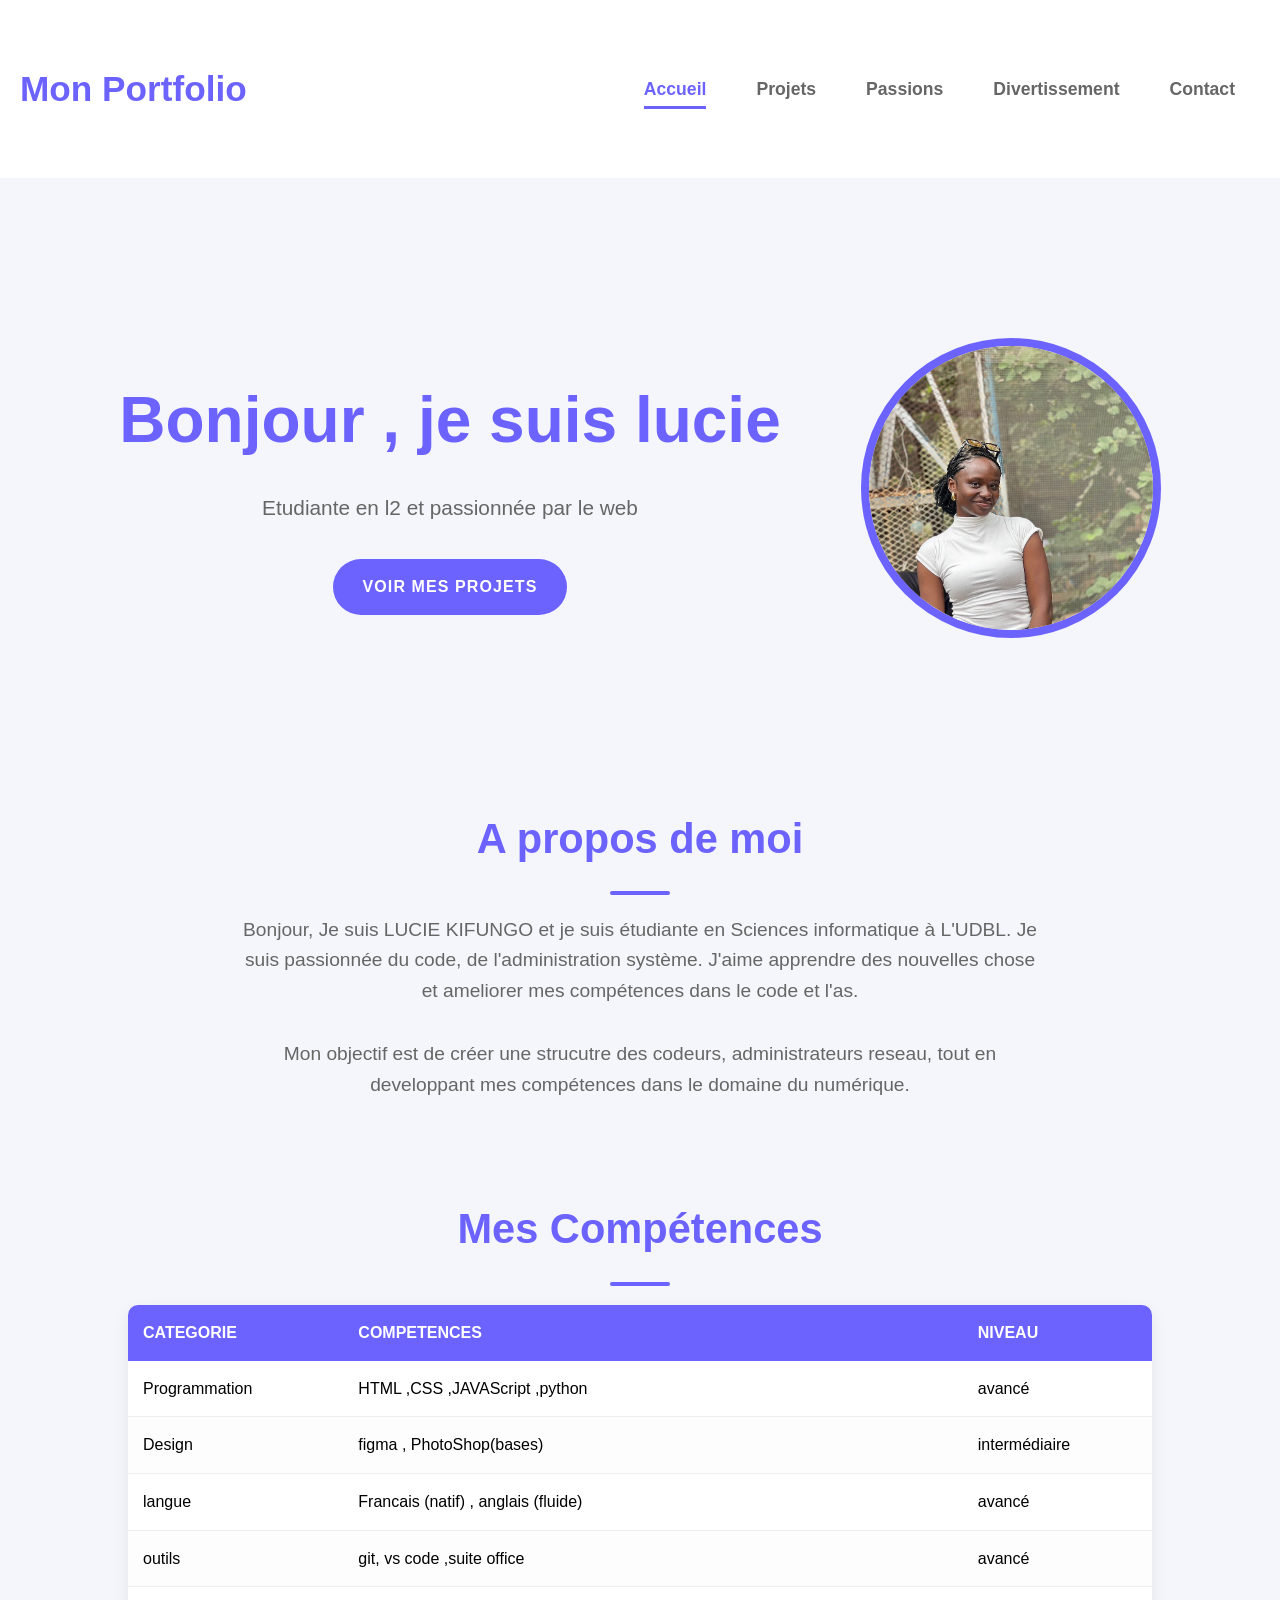
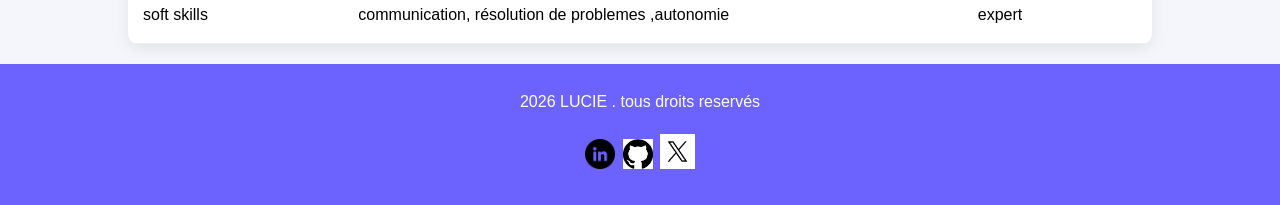
<file: index.html>
<!DOCTYPE html>
<html lang="en">
<head>
    <meta charset="UTF-8">
    <meta name="viewport" content="width=device-width, initial-scale=1.0">
    <title>Monportfolio</title>
    <link rel="stylesheet" href="CSS/style.css">
</head>
<body>
<header>
    <div>
        <a href="">Mon Portfolio</a>
    </div>
    <nav>
        <ul>
            <li><a href="index.html"class="active">Accueil</a></li>
            <li><a href="projets.html">Projets</a></li>
            <li><a href="passions.html">Passions</a></li>
            <li><a href="divertissement.html">Divertissement</a></li>
            <li><a href="contact.html">Contact</a></li>
        </ul>
    </nav>
</header>
<main>
    <section class="hero">
        <div>
            <h1>Bonjour , je suis lucie</h1>
            <p>Etudiante en l2 et passionnée par le web</p>
            <a href="projets.html">Voir mes projets</a>
        </div>
        <div>
            <img src="image/lucie.jpg" alt="lucie"width="300">
        </div>
    </section>
    <section class="apropos">
        <h2>A propos de moi</h2>
        <p>
            Bonjour, Je suis LUCIE KIFUNGO et je suis étudiante en Sciences informatique à L'UDBL.
             Je suis passionnée du code, de l'administration système. J'aime apprendre des nouvelles 
             chose et ameliorer mes compétences dans le code et l'as.
            </p>
            <p>Mon objectif est de créer une strucutre des codeurs, administrateurs reseau,
                tout en developpant mes compétences dans le domaine du numérique.
            </p>
    </section>
    <section class="competences">
        <h2>Mes Compétences</h2>
        <table>
            <thead>
            <tr>
                <th>CATEGORIE</th>
                <th>COMPETENCES</th>
                <th>NIVEAU</th>
            </tr>
            </thead>
            <tr>
                <td>Programmation</td>
                <td>HTML ,CSS ,JAVAScript ,python</td>
                <td>avancé</td>
            </tr>
            <tr>
                <td>Design</td>
                <td>figma , PhotoShop(bases)</td>
                <td>intermédiaire</td>
            </tr>
            <tr>
                <td>langue</td>
                <td>Francais (natif) , anglais (fluide)</td>
                <td>avancé</td>
            </tr>
            <tr>
                <td>outils</td>
                <td>git, vs code ,suite office</td>
                <td>avancé</td>
            </tr>
            <tr>
                <td>soft skills</td>
                <td>communication, résolution de problemes ,autonomie</td>
                <td>expert</td>
            </tr>

        </table>
    </section>
</main>
<footer>
    <p>2026 LUCIE . tous droits reservés</p>
    <div>
        <img src="image/linkidin logo.png" alt="logo linki"width=30>
        <img src="image/github logo.png" alt="logo github"width=30>
        <img src="image/x logo.png" alt="logo X"width=35>

    </div>
</footer>   
</body>
</html>
</file>
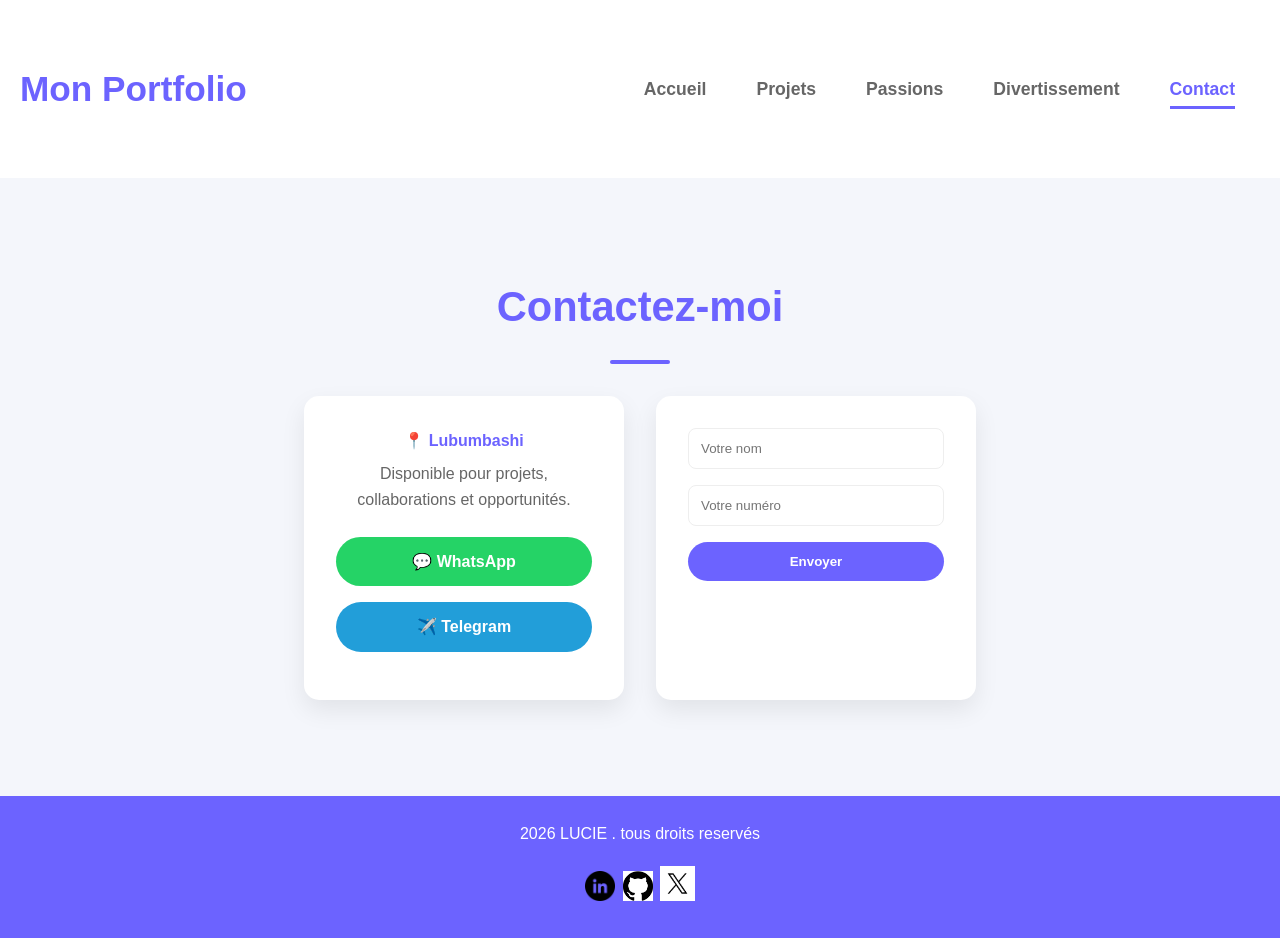
<file: contact.html>
<!DOCTYPE html>
<html lang="en">
<head>
    <meta charset="UTF-8">
    <meta name="viewport" content="width=device-width, initial-scale=1.0">
    <title>Monportfolio</title>
    <link rel="stylesheet" href="CSS/style.css">
</head>
<body>
<header>
    <div>
        <a href="">Mon Portfolio</a>
    </div>
    <nav>
        <ul>
            <li><a href="index.html">Accueil</a></li>
            <li><a href="projets.html">Projets</a></li>
            <li><a href="passions.html">Passions</a></li>
            <li><a href="divertissement.html">Divertissement</a></li>
            <li><a href="contact.html" class="active">Contact</a></li>
        </ul>
    </nav>
</header>
<main>
    <section class="contact-pro">
        <h2>Contactez-moi</h2>

        <div class="contact-wrapper">

            <!-- INFO -->
            <div class="contact-info">
                <p class="location">📍 Lubumbashi</p>
                <p class="desc">
                    Disponible pour projets, collaborations et opportunités.
                </p>

                <a href="https://wa.me/243998608225" target="_blank" class="btn-whatsapp">
                    💬 WhatsApp
                </a>

                <a href="https://t.me/998608225" target="_blank" class="btn-telegram">
                    ✈️ Telegram
                </a>
            </div>

            <!-- FORM -->
            <form class="form-pro">
                <input type="text" placeholder="Votre nom" required>
                <input type="tel" placeholder="Votre numéro" required>
                <button type="submit">Envoyer</button>
            </form>

        </div>
    </section>
</main>
<footer>
    <p>2026 LUCIE . tous droits reservés</p>
    <div>
        <img src="image/linkidin logo.png" alt="logo linki"width=30>
        <img src="image/github logo.png" alt="logo github"width=30>
        <img src="image/x logo.png" alt="logo X"width=35>

    </div>
</footer>   
</body>
</html>
</file>
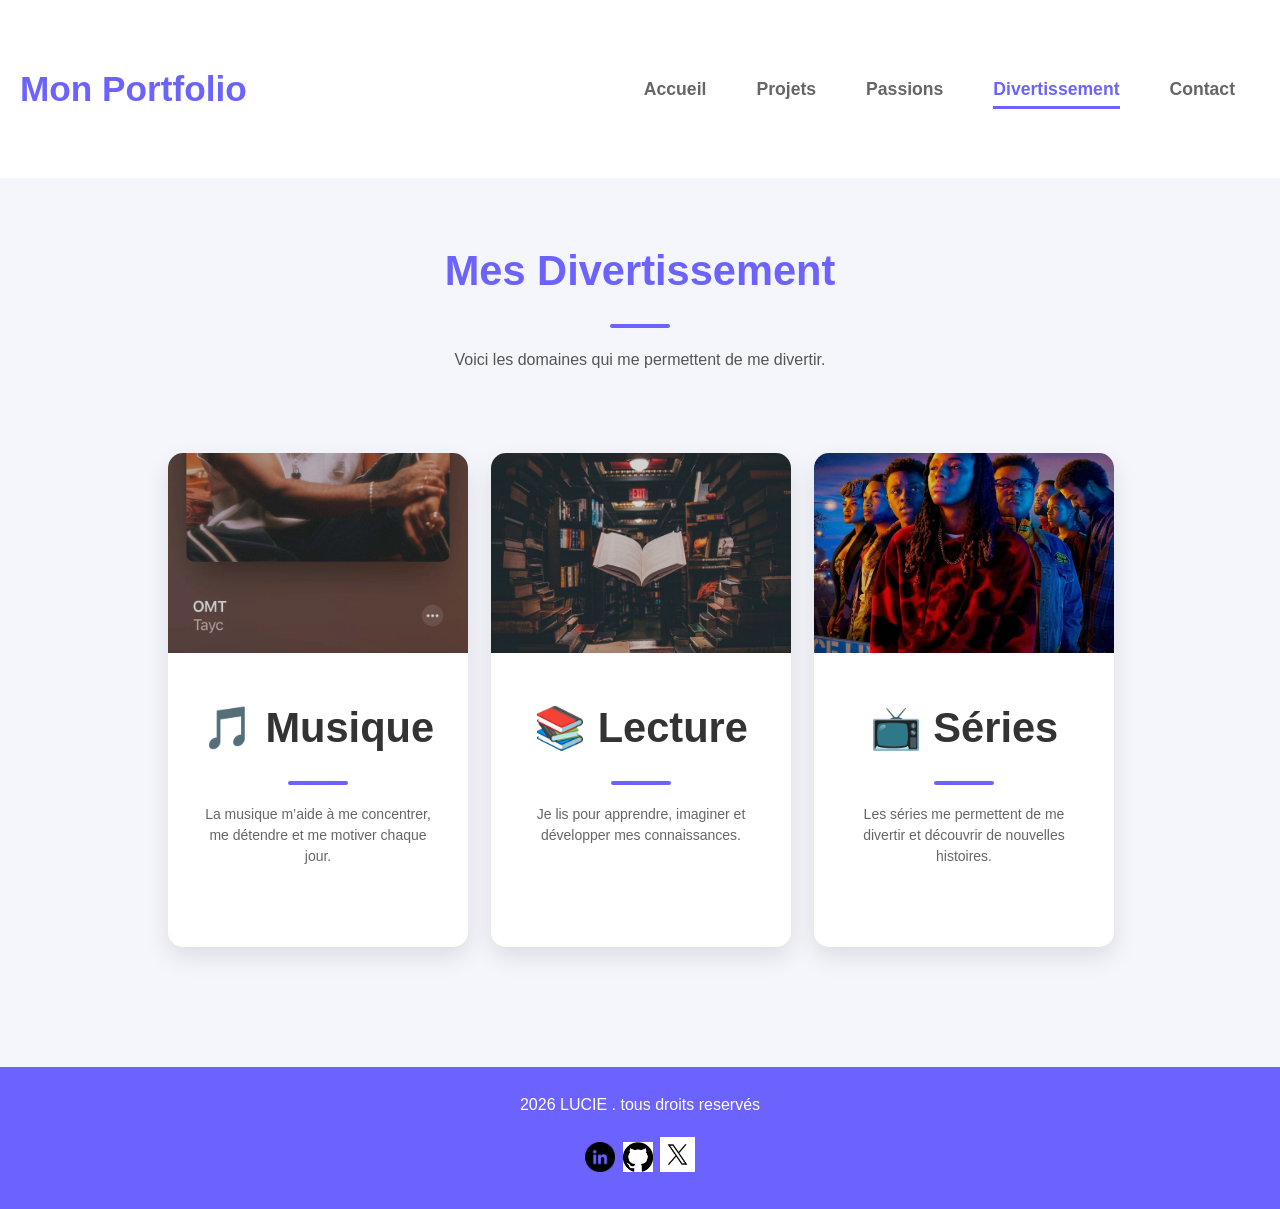
<file: divertissement.html>
<!DOCTYPE html>
<html lang="en">
<head>
    <meta charset="UTF-8">
    <meta name="viewport" content="width=device-width, initial-scale=1.0">
    <title>Monportfolio</title>
    <link rel="stylesheet" href="CSS/style.css">
</head>
<body>
<header>
    <div>
        <a href="">Mon Portfolio</a>
    </div>
    <nav>
        <ul>
            <li><a href="index.html">Accueil</a></li>
            <li><a href="projets.html">Projets</a></li>
            <li><a href="passions.html">Passions</a></li>
            <li><a href="divertissement.html" class="active">Divertissement</a></li>
            <li><a href="contact.html">Contact</a></li>
        </ul>
    </nav>
</header>
<main>
    <section class="passions">
    <h2>Mes Divertissement</h2>
    <p>Voici les domaines qui me permettent de me divertir.</p>
    <section class="grid">
    
    

    <!-- MUSIQUE -->
    <div class="card">
        <img src="image/music.jpeg" alt="Musique">
        <div class="content">
            <h2>🎵 Musique</h2>
            <p>La musique m’aide à me concentrer, me détendre et me motiver chaque jour.</p>
        </div>
    </div>

    <!-- LECTURE -->
    <div class="card">
        <img src="image/lecture (1).jpeg" alt="Lecture">
        <div class="content">
            <h2>📚 Lecture</h2>
            <p>Je lis pour apprendre, imaginer et développer mes connaissances.</p>
        </div>
    </div>

    <!-- SERIES -->
    <div class="card">
        <img src="image/derie.jpeg" alt="Séries">
        <div class="content">
            <h2>📺 Séries</h2>
            <p>Les séries me permettent de me divertir et découvrir de nouvelles histoires.</p>
        </div>
    </div>

</section>


</main>
<footer>
    <p>2026 LUCIE . tous droits reservés</p>
    <div>
        <img src="image/linkidin logo.png" alt="logo linki"width=30>
        <img src="image/github logo.png" alt="logo github"width=30>
        <img src="image/x logo.png" alt="logo X"width=35>

    </div>
</footer>   
</body>
</html>
</file>
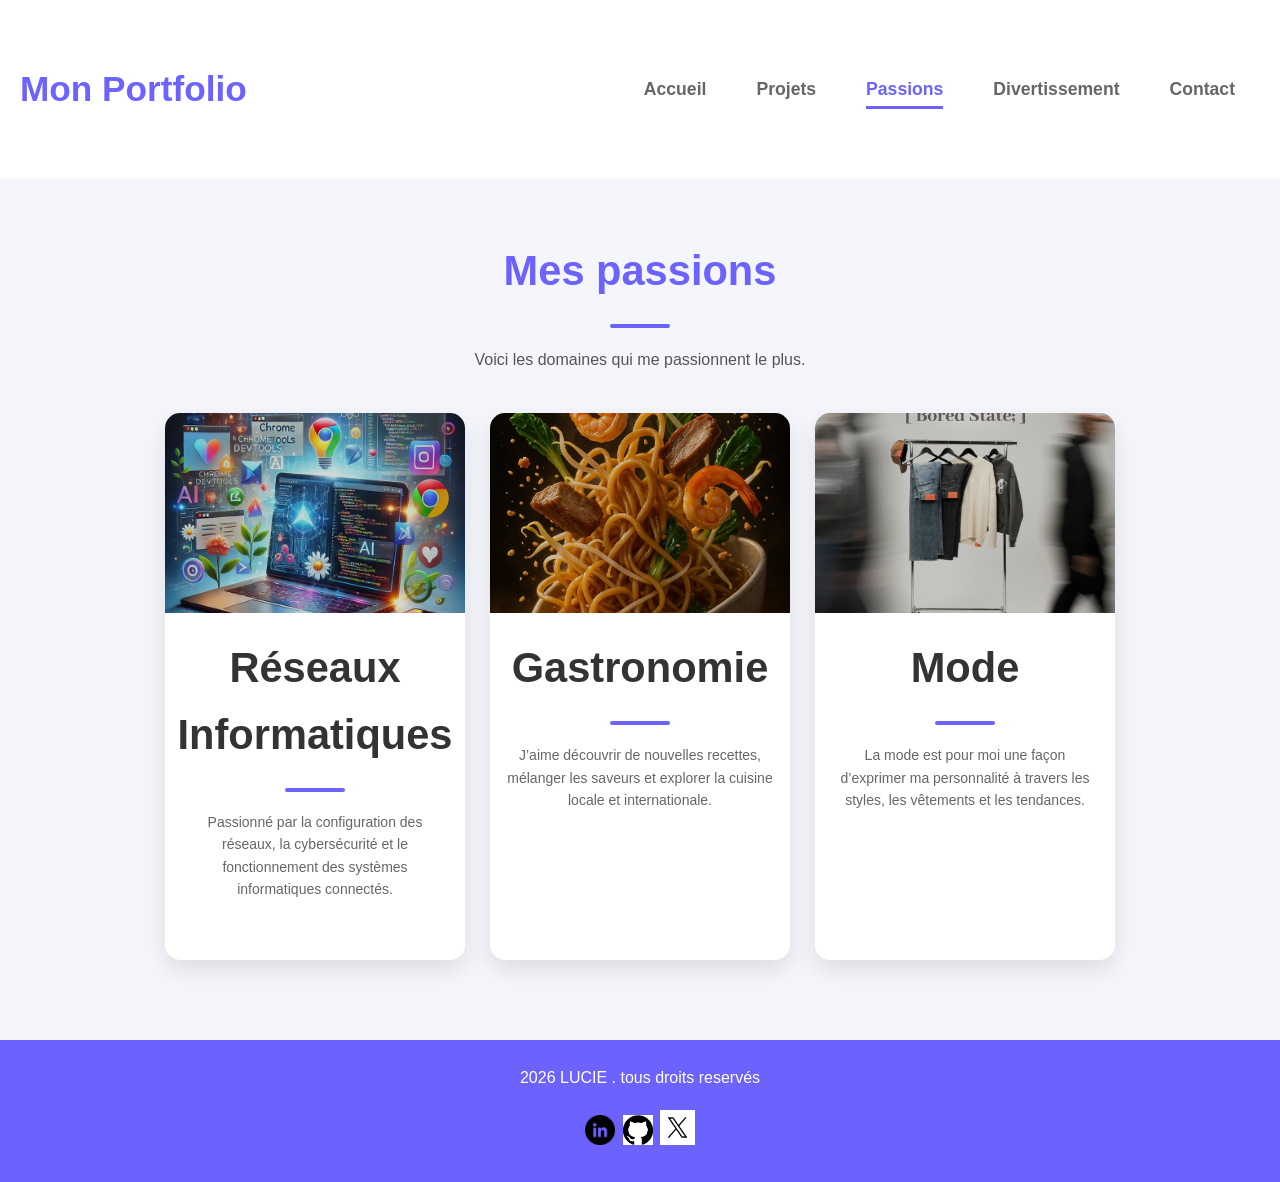
<file: passions.html>
<!DOCTYPE html>
<html lang="en">
<head>
    <meta charset="UTF-8">
    <meta name="viewport" content="width=device-width, initial-scale=1.0">
    <title>Monportfolio</title>
    <link rel="stylesheet" href="CSS/style.css">
</head>
<body>
<header>
    <div>
        <a href="">Mon Portfolio</a>
    </div>
    <nav>
        <ul>
            <li><a href="index.html">Accueil</a></li>
            <li><a href="projets.html">Projets</a></li>
            <li><a href="passions.html" class="active">Passions</a></li>
            <li><a href="divertissement.html">Divertissement</a></li>
            <li><a href="contact.html">Contact</a></li>
        </ul>
    </nav>
</header>
<main>

    <section class="passions">
    <h2>Mes passions</h2>
    <p>Voici les domaines qui me passionnent le plus.</p>

    <div class="cards-container">

        <!-- Réseaux informatiques -->
        <div class="card">
            <img src="image/reseau.jpeg" alt="Réseaux informatiques">
            <h2>Réseaux Informatiques</h2>
            <p>
                Passionné par la configuration des réseaux, la cybersécurité et le fonctionnement
                des systèmes informatiques connectés.
            </p>
        </div>

        <!-- Gastronomie -->
        <div class="card">
            <img src="image/gastro.jpeg" alt="Gastronomie">
            <h2>Gastronomie</h2>
            <p>
                J’aime découvrir de nouvelles recettes, mélanger les saveurs et explorer la cuisine
                locale et internationale.
            </p>
        </div>

        <!-- Mode -->
        <div class="card">
            <img src="image/mode.jpeg" alt="Mode">
            <h2>Mode</h2>
            <p>
                La mode est pour moi une façon d’exprimer ma personnalité à travers les styles,
                les vêtements et les tendances.
            </p>
        </div>

    </div>
</section> 
</main>
<footer>
    <p>2026 LUCIE . tous droits reservés</p>
    <div>
        <img src="image/linkidin logo.png" alt="logo linki"width=30>
        <img src="image/github logo.png" alt="logo github"width=30>
        <img src="image/x logo.png" alt="logo X"width=35>

    </div>
</footer>   
</body>
</html>
</file>
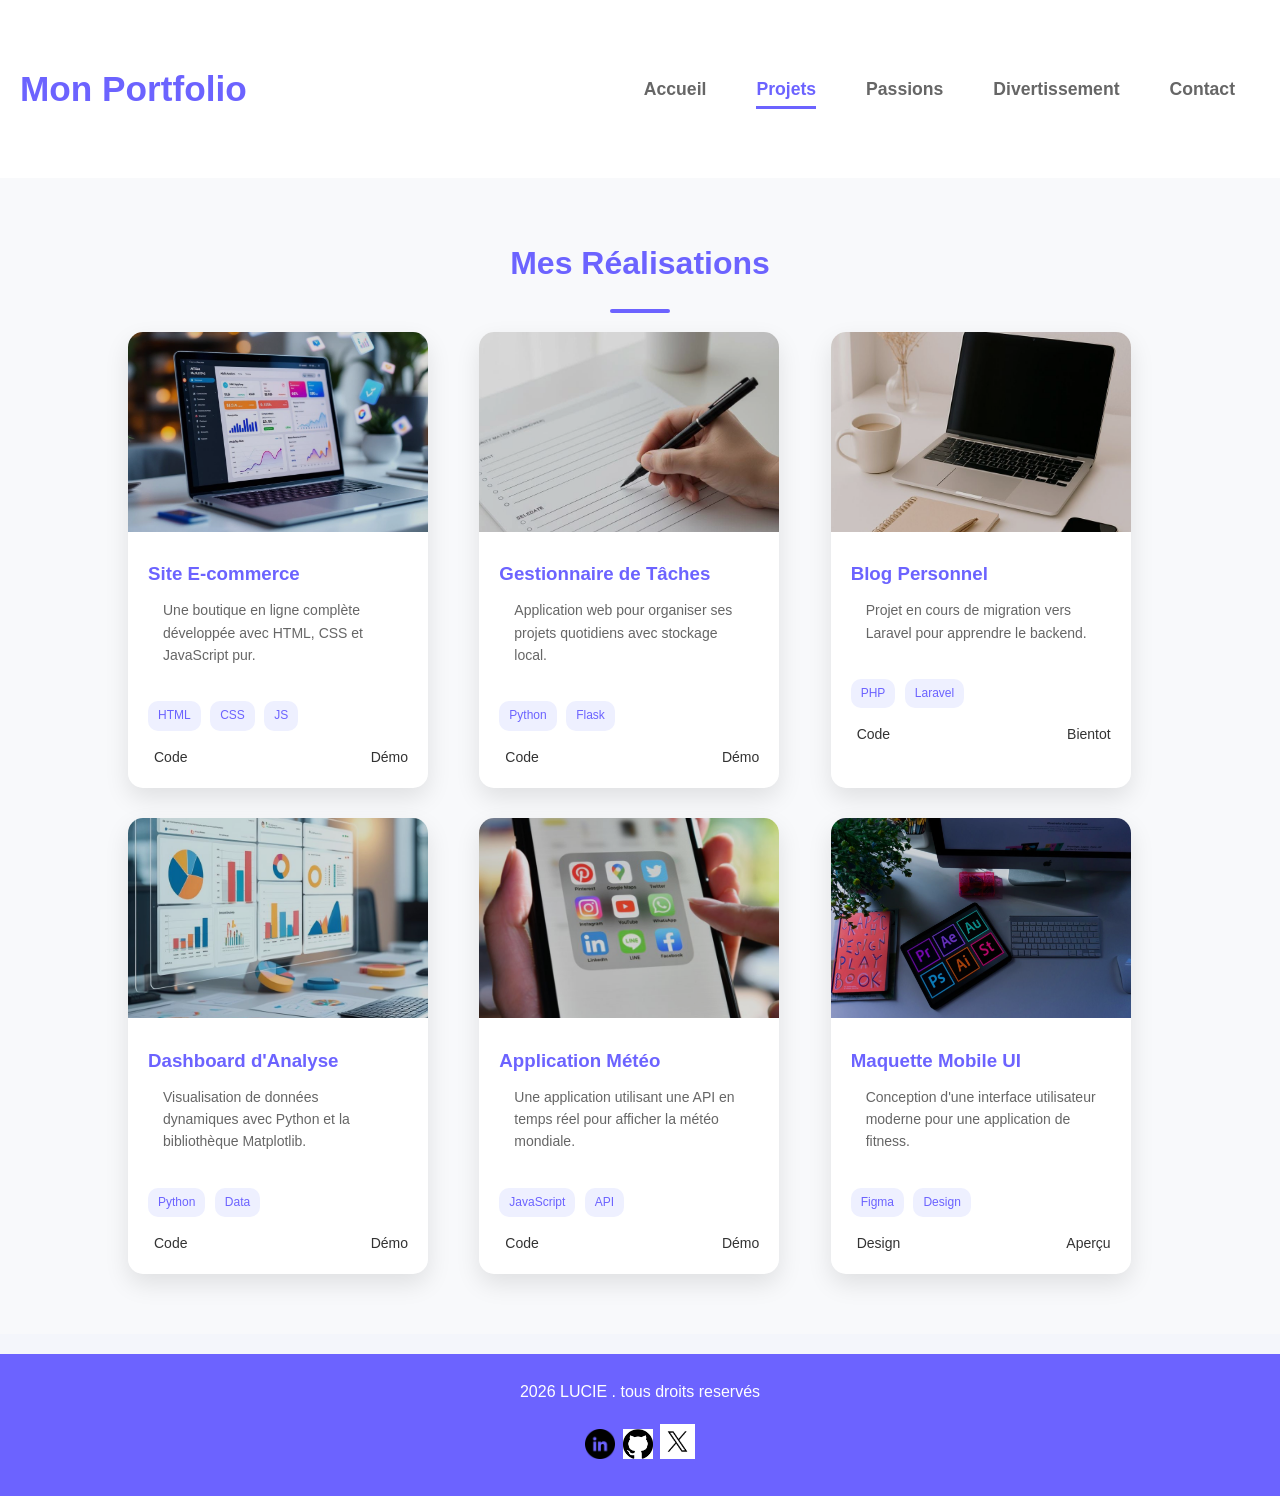
<file: projets.html>
<!DOCTYPE html>
<html lang="en">
<head>
    <meta charset="UTF-8">
    <meta name="viewport" content="width=device-width, initial-scale=1.0">
    <title>Monportfolio</title>
    <link rel="stylesheet" href="CSS/style.css">
</head>
<body>
<header>
    <div>
        <a href="">Mon Portfolio</a>
    </div>
    <nav>
        <ul>
            <li><a href="index.html">Accueil</a></li>
            <li><a href="projets.html" class="active">Projets</a></li>
            <li><a href="passions.html">Passions</a></li>
            <li><a href="divertissement.html">Divertissement</a></li>
            <li><a href="contact.html">Contact</a></li>
        </ul>
    </nav>
</header>
<main>
  </main>
  <section class="projects">
    <h2>Mes Réalisations</h2>
    <div class="underline"></div>

    <div class="projects-container">

        <!-- Carte 1 -->
        <div class="card">
            <img src="image/site E-commerce.JPG" alt="">
            <div class="card-content">
                <h3>Site E-commerce</h3>
                <p>Une boutique en ligne complète développée avec HTML, CSS et JavaScript pur.</p>

                <div class="tags">
                    <span>HTML</span>
                    <span>CSS</span>
                    <span>JS</span>
                </div>

                <div class="links">
    <a href="#"><i class="fa-brands fa-github"></i> Code</a>
    <a href="#"><i class="fa-solid fa-arrow-up-right-from-square"></i> Démo</a>
</div>
                
            </div>
        </div>

        <!-- Carte 2 -->
        <div class="card">
            <img src="image/gestionnaire tache.JPG" alt="">
            <div class="card-content">
                <h3>Gestionnaire de Tâches</h3>
                <p>Application web pour organiser ses projets quotidiens avec stockage local.</p>

                <div class="tags">
                    <span>Python</span>
                    <span>Flask</span>
                </div>

                <div class="links">
    <a href="#"><i class="fa-brands fa-github"></i> Code</a>
    <a href="#"><i class="fa-solid fa-arrow-up-right-from-square"></i> Démo</a>
</div>
            </div>
        </div>

        <!-- Carte 3 -->
        <div class="card">
            <img src="image/bloc-personnel.JPG" alt="">
            <div class="card-content">
                <h3>Blog Personnel</h3>
                <p>Projet en cours de migration vers Laravel pour apprendre le backend.</p>

                <div class="tags">
                    <span>PHP</span>
                    <span>Laravel</span>
                </div>

                <div class="links">
    <a href="#"><i class="fa-brands fa-github"></i> Code</a>
    <a href="#"><i class="fa-solid fa-arrow-up-right-from-square"></i> Bientot</a>
</div>
            </div>
        </div>

        <!-- Carte 4 -->
        <div class="card">
            <img src="image/dashbord.JPG" alt="">
            <div class="card-content">
                <h3>Dashboard d'Analyse</h3>
                <p>Visualisation de données dynamiques avec Python et la bibliothèque Matplotlib.</p>

                <div class="tags">
                    <span>Python</span>
                    <span>Data</span>
                </div>

               <div class="links">
    <a href="#"><i class="fa-brands fa-github"></i> Code</a>
    <a href="#"><i class="fa-solid fa-arrow-up-right-from-square"></i> Démo</a>
</div>
            </div>
        </div>

        <!-- Carte 5 -->
        <div class="card">
            <img src="image/Appli meteo.JPG" alt="">
            <div class="card-content">
                <h3>Application Météo</h3>
                <p>Une application utilisant une API en temps réel pour afficher la météo mondiale.</p>

                <div class="tags">
                    <span>JavaScript</span>
                    <span>API</span>
                </div>

                <div class="links">
    <a href="#"><i class="fa-brands fa-github"></i> Code</a>
    <a href="#"><i class="fa-solid fa-arrow-up-right-from-square"></i> Démo</a>
</div>
            </div>
        </div>

        <!-- Carte 6 -->
        <div class="card">
            <img src="image/maquette ui.JPG" alt="">
            <div class="card-content">
                <h3>Maquette Mobile UI</h3>
                <p>Conception d'une interface utilisateur moderne pour une application de fitness.</p>

                <div class="tags">
                    <span>Figma</span>
                    <span>Design</span>
                </div>

               <div class="links">
    <a href="#"><i class="fa-brands fa-github"></i> Design</a>
    <a href="#"><i class="fa-solid fa-arrow-up-right-from-square"></i> Aperçu</a>
</div>
                </div>
            </div>
        </div>

    </div>
</section>
</section>
  
</section>
<footer>
    <p>2026 LUCIE . tous droits reservés</p>
    <div>
        <img src="image/linkidin logo.png" alt="logo linki"width=30>
        <img src="image/github logo.png" alt="logo github"width=30>
        <img src="image/x logo.png" alt="logo X"width=35>

    </div>
</footer>   
</body>
</html>
</file>
<file: CSS/style.css>
:root{
    --violet-doux:#6C63FF;
    --violet-fonce: #534EDD;
    --orange-vif:#FFA726;
    --gris-tres-fonce:#333;
    --gris-fonce:#666;
    --gris--tres-clair:#F8F8F8;
    --gris-clair:#EEE;
}

* {
    margin: 0;
    padding: 0;
    box-sizing: border-box;
}
body{
    background-color: var(--gris-clair);
    font-family: Roboto, sans-serif;
    line-height: 1.6;  
}
header {           
    background-color: white;
    box-shadow: 2px 6px 10px rgba(0, 0, 0, 0.05)
    position: sticky;
    top: 0;
    z-index: 100;
    display: flex;
    justify-content: space-between;
    align-items: center;
    padding: 2rem 3rem;
}
header div a {
    text-decoration: none;
    font-size: 2.2rem;
    font-weight: bold;
    color: var(--violet-doux);
}


ul li{
    list-style: none;
    margin: 15px;
}

ul{
    display: flex;
}

ul li a{ 
    text-decoration: none;
    color:var(--gris-fonce);
    margin: 10px;
    font-weight: 600;
    font-size: 1.1rem;
    position: relative;
    padding: 10px 0;
}
 
ul li a:hover{
    color: var(--violet-doux);
}

ul li a::after{
    content: '';
    position: absolute;
    left: 0;
    bottom: 0;
    height: 3px;
    width: 0;
    background-color: var(--violet-doux);
    transition: width 0.3s ease;
}

ul li a:hover::after{
    width: 100%;
}

a.active {
    color: var(--violet-doux);
}

a.active::after {
    width: 100%;
}

.hero{
    display: flex;
    justify-content: center;
    align-items: center;
    gap: 5rem;
    text-align: center;
    margin: 10rem 2rem;
}

.hero img {
    width: 300px;
    height: 300px;
    object-fit: cover;
    border-radius: 300px;
    border: 8px solid var(--violet-doux);
}

.hero h1 {
    color: var(--violet-doux);
    font-size: 4rem;
    font-weight: 700;
    margin-bottom: 1.2rem;
}

.hero p {
    color: var(--gris-fonce);
    font-size: 1.3rem;
    margin-bottom: 1.2rem;
}

.hero a {
    text-decoration: none;
    display: inline-block;
    background-color: var(--violet-doux);
    color: white;
    padding: 15px 30px;
    border-radius: 50px;
    text-transform: uppercase;
    letter-spacing: 1.1px;
    font-weight: 600;
    margin-top: 1rem;
    transition: background-color 0.3s ease, transform 0.2s ease;
}

.hero a:hover {
    background-color: var(--violet-fonce);
    transform: translate(-3px);
}

.apropos {
    width: 800px;
    margin: 6rem auto;
    text-align: center;
}

.apropos h2 {
    color: var(--violet-doux);
    font-size: 2.6rem;
    font-weight: 700;
    position: relative;
    text-align: center;
}

.apropos h2::after {
    content: '';
    display: block;
    width: 60px;
    height: 4px;
    background-color: var(--violet-doux);
    margin: 1.2rem auto;
    border-radius: 2px;
}

.apropos p {
    margin-bottom: 2rem;
    color: var(--gris-fonce);
    font-size: 1.3rem;
            
}

section h2 {
    color: var(--violet-doux);
    font-size: 2.6rem;
    font-weight: 700;
    position: relative;
    text-align: center;
}
section h2::after {
    content: '';
    display: block;
    width: 60px;
    height: 4px;
    background-color: var(--violet-doux);
    margin: 1.2rem auto;
    border-radius: 2px;
}
.apropos p {
    margin-bottom: 2rem;
    color: var(--gris-fonce);
    font-size: 1.2rem;
}

.competences table{
    width: 80%;
    margin: 0 auto;
    border-collapse: collapse;
    background-color: #FFF;
    box-shadow: 0 5px 15px rgba(0, 0, 0, 0.08);
    border-radius: 10px;
    overflow: hidden;
}

.competences table th,.competences table td {
    padding: 15px;
}

.competences table thead {
    background-color: var(--violet-doux);
    color: #FFF;
    text-transform: uppercase;
}

.competences table tbody td {
    border-bottom: 1px solid var(--gris-clair);
}

.competences table tbody tr:nth-child(even) {
    background-color: #FDFDFD;
}

.competences table tbody tr {
    transition: background-color 0.3s ease;
}

.competences table tbody tr:hover {
    background-color: #F0F0F0;
}

.competences table thead th {
    text-align: left;
}

footer {
    margin-top: 3rem;
    background-color: var(--violet-doux);
    padding: 3rem 0;
    text-align: center;
}

footer p {
    color: white;
    margin-bottom: 1.2rem;
}

footer div {
    display: inline-block;
    font-size: 1.6rem;
    color: white;
    margin: 0 10px;
    transition: color 0.3s ease,transform 0.2s ease;
}

footer div:hover {
    color: var(--orange-vif);
    transform: translateY(-3px);
}
/* SECTION */
.contact-pro {
    text-align: center;
    margin: 6rem 2rem;
}

.contact-pro h2 {
    margin-bottom: 2rem;
    color: var(--violet-doux);
}

/* LAYOUT */
.contact-wrapper {
    display: flex;
    justify-content: center;
    gap: 2rem;
    flex-wrap: wrap;
}

/* BLOCS */
.contact-info,
.form-pro {
    width: 320px;
    background: white;
    padding: 2rem;
    border-radius: 15px;
    box-shadow: 0 10px 25px rgba(0,0,0,0.08);
    transition: 0.3s;
}

/* HOVER PRO */
.contact-info:hover,
.form-pro:hover {
    transform: translateY(-5px);
    box-shadow: 0 15px 35px rgba(0,0,0,0.15);
}

/* TEXTE */
.location {
    font-weight: bold;
    color: var(--violet-doux);
    margin-bottom: 0.5rem;
}

.desc {
    color: var(--gris-fonce);
    margin-bottom: 1.5rem;
}

/* BOUTONS */
.btn-whatsapp,
.btn-telegram {
    display: block;
    margin-bottom: 1rem;
    padding: 12px;
    border-radius: 25px;
    text-decoration: none;
    color: white;
    font-weight: 600;
}

.btn-whatsapp {
    background: #25D366;
}

.btn-telegram {
    background: #229ED9;
}

.btn-whatsapp:hover,
.btn-telegram:hover {
    transform: translateY(-3px);
    opacity: 0.9;
}

/* FORM */
.form-pro input {
    width: 100%;
    padding: 12px;
    margin-bottom: 1rem;
    border: 1px solid var(--gris-clair);
    border-radius: 8px;
}

.form-pro button {
    width: 100%;
    padding: 12px;
    border: none;
    background: var(--violet-doux);
    color: white;
    border-radius: 25px;
    font-weight: 600;
    cursor: pointer;
    transition: 0.3s;
}

.form-pro button:hover {
    background: var(--violet-fonce);
}
/*projets*/
/*projet.html*/
.projects {
    text-align: center;
    padding: 60px 10%;
    background: #f8f9fb;
}

.projects h2 {
    font-size: 32px;
    color: #6c63ff;
}



.projects-container {
    display: grid;
    grid-template-columns: repeat(auto-fit, minmax(300px, 1fr));
    gap: 30px;
}

.card {
    background: #fff;
    border-radius: 15px;
    overflow: hidden;
    box-shadow: 0 5px 20px rgba(0,0,0,0.08);
    transition: 0.3s;
}

.card:hover {
    transform: translateY(-10px);
}

.card img {
    width: 100%;
    height: 180px;
    object-fit: cover;
}

.card-content {
    padding: 20px;
    text-align: left;
}

.card-content h3 {
    color: #6c63ff;
    margin-bottom: 10px;
}

.card-content p {
    font-size: 14px;
    color: #555;
    margin-bottom: 15px;
}

.tags {
    margin-bottom: 15px;
}

.tags span {
    display: inline-block;
    background: #eef0ff;
    color: #6c63ff;
    padding: 5px 10px;
    margin-right: 5px;
    border-radius: 10px;
    font-size: 12px;
}

.links {
    display: flex;
    justify-content: space-between;
}

.links a {
    text-decoration: none;
    color: #333;
    font-size: 14px;
    transition: 0.3s;
}

.links a:hover {
    color: #6c63ff;
}

.links a {
    display: flex;
    align-items: center;
    gap: 6px;
    text-decoration: none;
    color: #333;
    font-size: 14px;
}

.links i {
    font-size: 14px;
}


.card:hover .card-content::before {
    background: #4a42e8;
}

/*divertissment*/
* {
    margin: 0;
    padding: 0;
    box-sizing: border-box;
    font-family: "Arial", sans-serif;
}

.divertissment body {
    background: linear-gradient(135deg, #0b1220, #111c33);
    color: white;
}

/* HEADER */
header {
    text-align: center;
    padding: 60px 20px;
}

header h2 {
    font-size: 45px;
    color: #38bdf8;
    letter-spacing: 1px;
    
}

header p {
    margin-top: 10px;
    color: #cbd5e1;
}

/* GRID */
.grid {
    display: grid;
    grid-template-columns: repeat(auto-fit, minmax(280px, 1fr));
    gap: 25px;
    padding: 40px;
}

/* CARD */
.card {
    background: rgba(255, 255, 255, 0.06);
    border-radius: 18px;
    overflow: hidden;
    box-shadow: 0 10px 30px rgba(0,0,0,0.4);
    backdrop-filter: blur(12px);
    transition: 0.4s ease;
    cursor: pointer;
}

.card:hover {
    transform: translateY(-12px) scale(1.02);
    box-shadow: 0 15px 40px rgba(56,189,248,0.3);
}

/* IMAGE */
.card img {
    width: 100%;
    height: 180px;
    object-fit: cover;
    filter: brightness(0.85);
    transition: 0.4s;
}

.card:hover img {
    transform: scale(1.08);
    filter: brightness(1);
}

/* CONTENT */
.content {
    padding: 20px;
}

.content h2 {
    margin-bottom: 10px;
    color: #38bdf8;
}

.content p {
    color: #cbd5e1;
    line-height: 1.5;
}

/* FOOTER */
footer {
    text-align: center;
    padding: 25px;
    color: #94a3b8;
    margin-top: 20px;
}
body {
    margin: 0;
    font-family: Arial, sans-serif;
    background: #f4f6fb;
}

/* Section principale */
.passions {
    text-align: center;
    padding: 60px 10%;
}

.passions h1 {
    font-size: 40px;
    color: #6c63ff;
    margin-bottom: 10px;
}

.passions p {
    color: #555;
    margin-bottom: 40px;
}

/* Conteneur des cartes */
.cards-container {
    display: flex;
    justify-content: center;
    gap: 25px;
    flex-wrap: wrap;
}

/* Cartes */
.card {
    background: white;
    width: 300px;
    border-radius: 15px;
    overflow: hidden;
    box-shadow: 0 10px 25px rgba(0,0,0,0.1);
    transition: transform 0.3s ease, box-shadow 0.3s ease;
}

.card:hover {
    transform: translateY(-10px);
    box-shadow: 0 15px 30px rgba(0,0,0,0.2);
}

/* Images */
.card img {
    width: 100%;
    height: 200px;
    object-fit: cover;
}

/* Texte */
.card h2 {
    color: #333;
    margin: 15px 0 10px;
}

.card p {
    color: #666;
    padding: 0 15px 20px;
    font-size: 14px;
}
</file>
